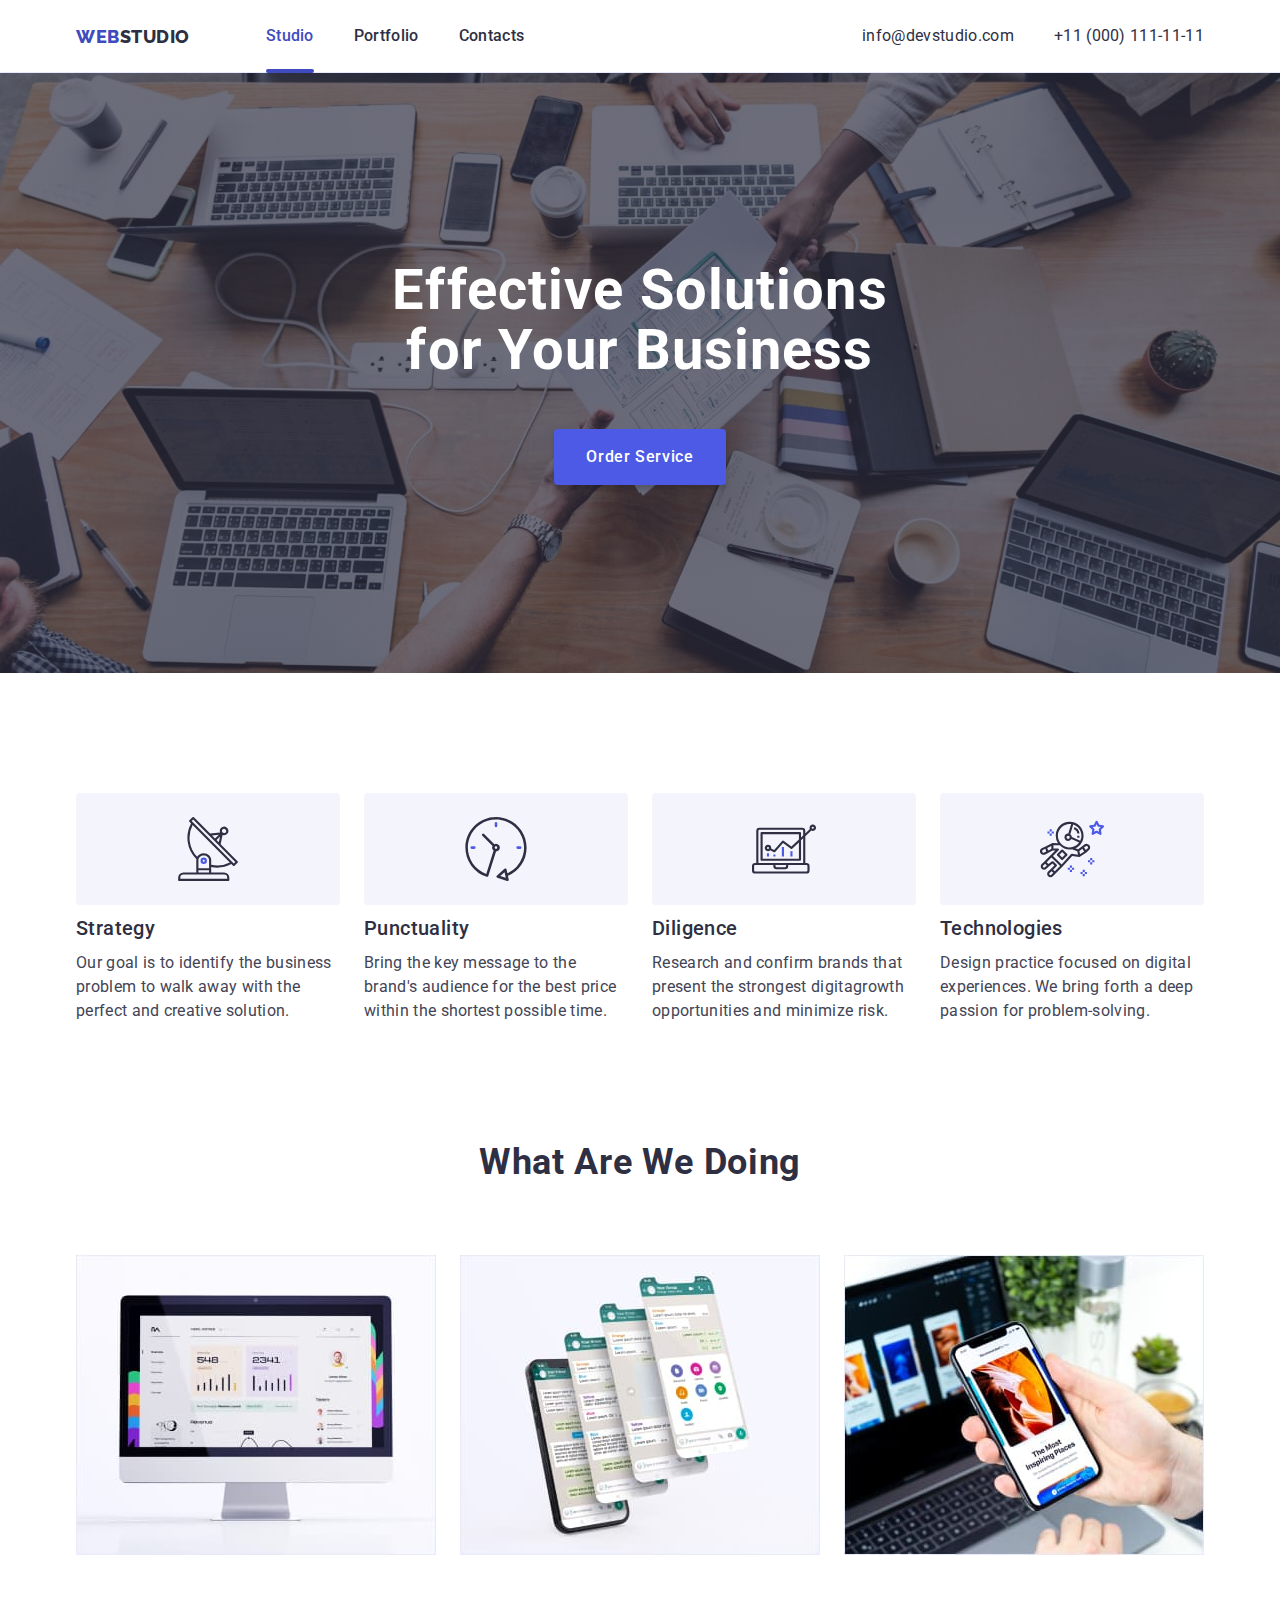
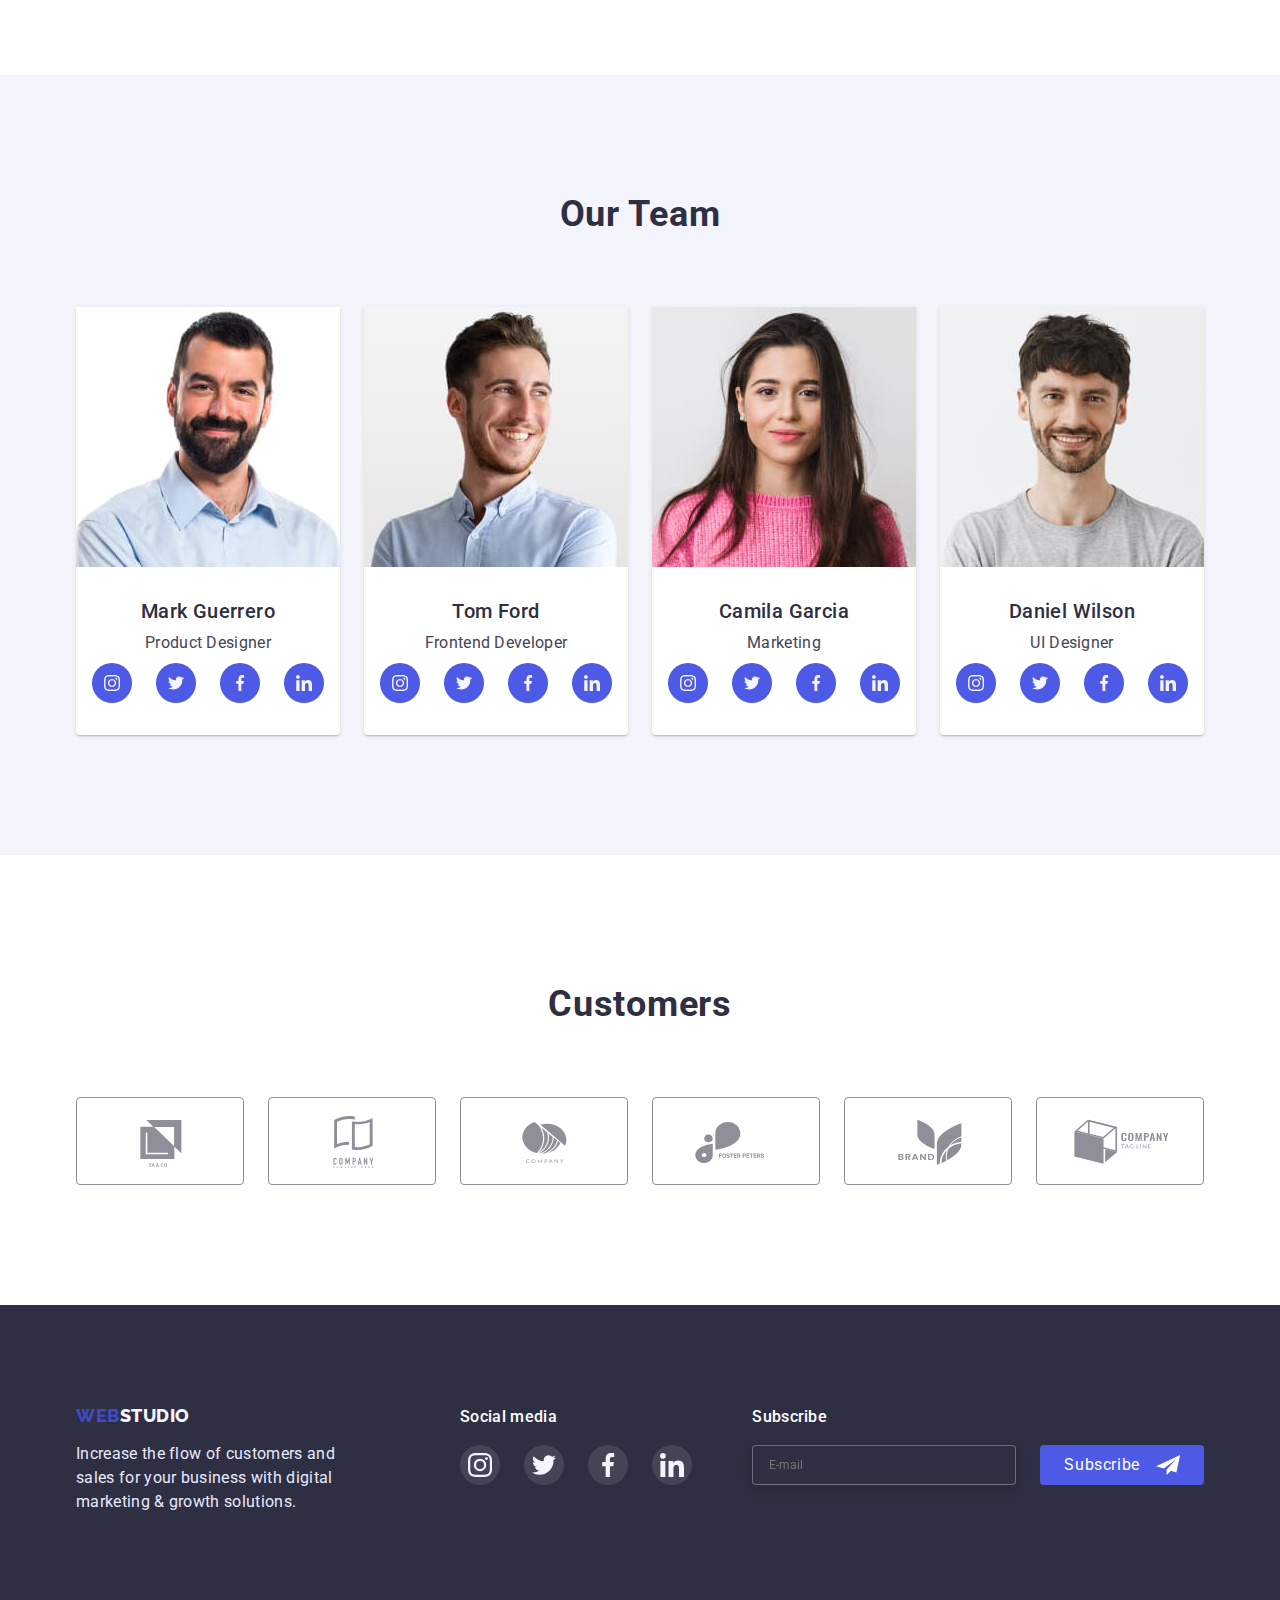
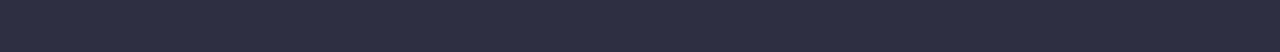
<file: index.html>
<!DOCTYPE html>
<html lang="en">
<head>
    <meta charset="UTF-8">
    <meta http-equiv="X-UA-Compatible" content="IE=edge">
    <meta name="viewport" content="width=device-width, initial-scale=1.0">
    <title>WebStudio</title>
    <link rel="preconnect" href="https://fonts.googleapis.com">
    <link rel="preconnect" href="https://fonts.gstatic.com" crossorigin>
    <link href="https://fonts.googleapis.com/css2?family=Raleway:wght@800&family=Roboto:wght@400;500;700;900&display=swap" 
    rel="stylesheet">
    <link rel="stylesheet" href="https://cdn.jsdelivr.net/npm/modern-normalize@1.1.0/modern-normalize.min.css">
    <link rel="stylesheet" href="./css/styles.css">
</head>
<body>
    <!-- HEADER -->
    <header class="header">
        <div class="header-navigation-container container">
        <nav class="header-navigation">
            <a href="./index.html" class="header-logo">
                <span class="accent">Web</span>Studio</a> 
            <ul class="header-list list">
                <li class="header-item">
                    <a href="./index.html" class="header-link link curent">Studio</a>
                </li>
                <li class="header-item">
                    <a href="./portfolio.html" class="header-link link">Portfolio</a>
                </li>    
                <li class="header-item">
                    <a href="Contacts" class="header-link link">Contacts</a>
                </li>
            </ul>
        </nav>
        <address class="address-contact">
            <ul class="address-list list"> 
                <li class="address-item">
                    <a href="mailto:info@devstudio.com" class="address-link">info@devstudio.com</a>
                </li>
                <li class="address-item">
                    <a href="tel:+110001111111" class="address-link">+11 (000) 111-11-11</a>
                </li>
            </ul>
        </address>
        </div> 
    </header>
    <!-- Main -->
    <main class="main-page">
        <section class="hero-section section">
            <div class="container">
            <h1 class="menu-title">Effective Solutions for Your Business</h1>
            <button type="button" data-modal-open class="menu-btn data-modal-open">Order Service</button>
            </div>
        </section> 
        <section class="menu-sc section">
            <div class="container">
                <h2 hidden>Success criteria</h2>
                <ul class="menu-sc-list list">
                <li class="menu-sc-item">
                <div class="menu-sc-container">
                    <svg class="menu-sc-icon" width="64px" height="64px">
                        <use href="./images/icons.svg#icon-antenna"></use>
                    </svg>
                </div>
                    <h3 class="menu-sc-title">Strategy</h3>
                    <p class="menu-text">Our goal is to identify the business
                    problem to walk away with the perfect and creative solution. </p>
                </li>
                <li class="menu-sc-item">
                <div class="menu-sc-container">
                    <svg class="menu-sc-icon" width="64px" height="64px">
                        <use href="./images/icons.svg#icon-clock"></use>
                    </svg>
                </div>    
                    <h3 class="menu-sc-title">Punctuality</h3>
                    <p class="menu-text">Bring the key message to the brand's audience 
                    for the best price within the shortest possible time.</p>
                </li>
                <li class="menu-sc-item">
                <div class="menu-sc-container">
                    <svg class="menu-sc-icon" width="64px" height="64px">
                        <use href="./images/icons.svg#icon-diagram"></use>
                    </svg>
                </div>    
                    <h3 class="menu-sc-title">Diligence</h3>
                    <p class="menu-text">Research and confirm brands that present the 
                    strongest digitagrowth opportunities and minimize risk.</p>
                </li>
                <li class="menu-sc-item">
                <div class="menu-sc-container">
                    <svg class="menu-sc-icon" width="64px" height="64px">
                        <use href="./images/icons.svg#icon-astronaut"></use>
                    </svg>
                </div>
                    <h3 class="menu-sc-title">Technologies</h3>
                    <p class="menu-text">Design practice focused on digital experiences.
                    We bring forth a deep passion for problem-solving.</p>
                </li>
                </ul>
            </div>
        </section>
        <section class="menu-gad">
            <div class="container">
            <h2 class="menu-gad-title">What are we doing</h2>
            <ul class="menu-gad-list list">
                <li class="menu-gad-item">
                    <img src="./images/foto_monitor.jpg" 
                    alt="monitor"
                    width="360"
                    height="300">
                </li>
                <li class="menu-gad-item">
                    <img src="./images/foto_message.jpg" 
                    alt="message"
                    width="360"
                    height="300">
                </li>
                <li class="menu-gad-item">
                    <img src="./images/foto_phone.jpg" 
                    alt="phone"
                    width="360"
                    height="300">
                </li>
            </ul>
            </div>
        </section>
        <section class="menu-team section">
            <div class="container">
            <h2 class="menu-team-title">Our Team</h2>
            <ul class="menu-team-list list">
                <li class="menu-team-item">
                    <img src="./images/mark-guerrero.jpg"
                    alt="Mark Guerrero" 
                    width="264"
                    height="260">
                    <div class="name-position">
                    <h3 class="menu-team-name">Mark Guerrero</h3>
                    <p class="menu-team-position">Product Designer</p>
                    <ul class="menu-soc-list list">
                        <li class="menu-team-soc-item">
                            <a href="" class="menu-team-soc-link">
                                <svg class="menu-team-soc-icon" width="16px" height="16px">
                                    <use href="./images/icons.svg#icon-instagram-1"></use>
                                </svg>
                            </a>
                        </li>
                        <li class="menu-team-soc-item">
                            <a href="" class="menu-team-soc-link">
                                <svg class="menu-team-soc-icon" width="16px" height="16px">
                                    <use href="./images/icons.svg#icon-twitter-1"></use>
                                </svg>
                            </a>
                        </li>
                        <li class="menu-team-soc-item">
                            <a href="" class="menu-team-soc-link">
                                <svg class="menu-team-soc-icon" width="16px" height="16px">
                                    <use href="./images/icons.svg#icon-facebook-1"></use>
                                </svg>
                            </a>
                        </li>
                        <li class="menu-team-soc-item">
                            <a href="" class="menu-team-soc-link">
                                <svg class="menu-team-soc-icon" width="16px" height="16px">
                                    <use href="./images/icons.svg#icon-linkedin-1"></use>
                                </svg>
                            </a>
                        </li>
                    </ul>
                    </div>
                </li>
                <li class="menu-team-item">
                    <img src="./images/tom-ford.jpg"
                    alt="Tom Ford" 
                    width="264"
                    height="260">
                    <div class="name-position">
                    <h3 class="menu-team-name">Tom Ford</h3>
                    <p class="menu-team-position">Frontend Developer</p>
                    <ul class="menu-soc-list list">
                        <li class="menu-team-soc-item">
                            <a href="" class="menu-team-soc-link">
                                <svg class="menu-team-soc-icon" width="16px" height="16px">
                                    <use href="./images/icons.svg#icon-instagram-1"></use>
                                </svg>
                            </a>
                        </li>
                        <li class="menu-team-soc-item">
                            <a href="" class="menu-team-soc-link">
                                <svg class="menu-team-soc-icon" width="16px" height="16px">
                                    <use href="./images/icons.svg#icon-twitter-1"></use>
                                </svg>
                            </a>
                        </li>
                        <li class="menu-team-soc-item">
                            <a href="" class="menu-team-soc-link">
                                <svg class="menu-team-soc-icon" width="16px" height="16px">
                                    <use href="./images/icons.svg#icon-facebook-1"></use>
                                </svg>
                            </a>
                        </li>
                        <li class="menu-team-soc-item">
                            <a href="" class="menu-team-soc-link">
                                <svg class="menu-team-soc-icon" width="16px" height="16px">
                                    <use href="./images/icons.svg#icon-linkedin-1"></use>
                                </svg>
                            </a>
                        </li>
                    </ul>
                    </div>
                </li>
                <li class="menu-team-item">
                    <img src="./images/camila-garcia.jpg"
                    alt="Camila Garcia" class="team-position"
                    width="264"
                    height="260">
                    <div class="name-position">
                    <h3 class="menu-team-name">Camila Garcia</h3>
                    <p class="menu-team-position">Marketing</p>
                    <ul class="menu-soc-list list">
                        <li class="menu-team-soc-item">
                            <a href="" class="menu-team-soc-link">
                                <svg class="menu-team-soc-icon" width="16px" height="16px">
                                    <use href="./images/icons.svg#icon-instagram-1"></use>
                                </svg>
                            </a>
                        </li>
                        <li class="menu-team-soc-item">
                            <a href="" class="menu-team-soc-link">
                                <svg class="menu-team-soc-icon" width="16px" height="16px">
                                    <use href="./images/icons.svg#icon-twitter-1"></use>
                                </svg>
                            </a>
                        </li>
                        <li class="menu-team-soc-item">
                            <a href="" class="menu-team-soc-link">
                                <svg class="menu-team-soc-icon" width="16px" height="16px">
                                    <use href="./images/icons.svg#icon-facebook-1"></use>
                                </svg>
                            </a>
                        </li>
                        <li class="menu-team-soc-item">
                            <a href="" class="menu-team-soc-link">
                                <svg class="menu-team-soc-icon" width="16px" height="16px">
                                    <use href="./images/icons.svg#icon-linkedin-1"></use>
                                </svg>
                            </a>
                        </li>
                    </ul>
                    </div>
                </li>
                <li class="menu-team-item">
                    <img src="./images/daniel-wilson.jpg"
                    alt="Daniel Wilson"
                    width="264"
                    height="260">
                    <div class="name-position">
                    <h3 class="menu-team-name">Daniel Wilson</h3>
                    <p class="menu-team-position">UI Designer</p>
                    <ul class="menu-soc-list list">
                        <li class="menu-team-soc-item">
                            <a href="" class="menu-team-soc-link">
                                <svg class="menu-team-soc-icon" width="16px" height="16px">
                                    <use href="./images/icons.svg#icon-instagram-1"></use>
                                </svg>
                            </a>
                        </li>
                        <li class="menu-team-soc-item">
                            <a href="" class="menu-team-soc-link">
                                <svg class="menu-team-soc-icon" width="16px" height="16px">
                                    <use href="./images/icons.svg#icon-twitter-1"></use>
                                </svg>
                            </a>
                        </li>
                        <li class="menu-team-soc-item">
                            <a href="" class="menu-team-soc-link">
                                <svg class="menu-team-soc-icon" width="16px" height="16px">
                                    <use href="./images/icons.svg#icon-facebook-1"></use>
                                </svg>
                            </a>
                        </li>
                        <li class="menu-team-soc-item">
                            <a href="" class="menu-team-soc-link">
                                <svg class="menu-team-soc-icon" width="16px" height="16px">
                                    <use href="./images/icons.svg#icon-linkedin-1"></use>
                                </svg>
                            </a>
                        </li>
                    </ul>
                    </div>
                </ul>    
            </div>
        </section>
        <section class="customers-section">
            <div class="container">
                <h2 class="menu-customers">Customers</h2>
                <ul class="menu-customers-list list">
                    <li class="menu-customers-item">
                        <a href="" class="menu-customers-link">
                        <svg class="menu-customers-icon" width="104px" height="56px">
                            <use href="./images/icons.svg#icon-Logo"></use>
                        </svg>
                        </a>
                    </li>
                    <li class="menu-customers-item">
                        <a href="" class="menu-customers-link">
                        <svg class="menu-customers-icon" width="104px" height="56px">
                            <use href="./images/icons.svg#icon-Logo-1"></use>
                        </svg>
                        </a>
                    </li>
                    <li class="menu-customers-item">
                        <a href="" class="menu-customers-link">
                        <svg class="menu-customers-icon" width="104px" height="56px">
                            <use href="./images/icons.svg#icon-Logo-2"></use>
                        </svg>
                        </a>
                    </li>
                    <li class="menu-customers-item">
                        <a href="" class="menu-customers-link">
                        <svg class="menu-customers-icon" width="104px" height="56px">
                            <use href="./images/icons.svg#icon-Logo-3"></use>
                        </svg>
                        </a> 
                    </li>
                    <li class="menu-customers-item">
                        <a href="" class="menu-customers-link">
                        <svg class="menu-customers-icon" width="104px" height="56px">
                            <use href="./images/icons.svg#icon-Logo-4"></use>
                        </svg>
                        </a> 
                    </li>
                    <li class="menu-customers-item">
                        <a href="" class="menu-customers-link">
                        <svg class="menu-customers-icon" width="104px" height="56px">
                            <use href="./images/icons.svg#icon-Logo-5"></use>
                        </svg>
                        </a>
                    </li>
                </ul>
            </div>
        </section>
    </main>
    <!-- Footer -->
    <footer class="footer">
        <div class="container-footer-index container">
            <div class="container-footer">
                <a href="./index.html" class="footer-logo-link link"><span class="accent">Web</span>Studio</a>
                <p class="footer-text">Increase the flow of customers and sales for your 
                business with digital marketing & growth solutions.</p>
            </div>
            <div class="container-index">
            <p class="social-media-subtittle">Social media</p>
            <ul class="social-media-foter-list list">
                <li class="social-media-item">
                    <a href="" class="social-media-link">
                        <svg class="social-media-icon" width="24px" height="24px">
                            <use href="./images/icons.svg#icon-instagram"></use>
                        </svg>
                    </a>
                </li>
                <li class="social-media-item">
                    <a href="" class="social-media-link">
                        <svg class="social-media-icon" width="24px" height="24px">
                            <use href="./images/icons.svg#icon-twitter"></use>
                        </svg>
                    </a>
                </li>
                <li class="social-media-item">
                    <a href="" class="social-media-link">
                        <svg class="social-media-icon" width="24px" height="24px">
                            <use href="./images/icons.svg#icon-facebook"></use>
                        </svg>
                    </a>
                </li>
                <li class="social-media-item">
                    <a href="" class="social-media-link">
                        <svg class="social-media-icon" width="24px" height="24px">
                            <use href="./images/icons.svg#icon-linkedin"></use>
                        </svg>
                    </a>
                </li>
            </ul>
            </div>
            <div class="footer-subscribe">
                <p class="footer-subscribe-tittle">Subscribe</p>
                <form class="footer-subscription-form">
                    <input
                    type="email"
                    class="subscribe-input" 
                    name="email"  
                    placeholder="E-mail"
                    >
                    <button class="subscribe-btn" type="submit">Subscribe
                        <svg class="subscribe-icon" width="24px" height="20px">
                            <use href="./images/icons.svg#icon-send"></use>
                        </svg>
                    </button>
                </form>
            </div>
        </div>
    </footer>
    <div class="backdrop is-hidden" data-modal> 
        <div class="modal">
            <button type="button" data-modal-close class="modal-close">
                <svg width="8px" height="8px">
                    <use href="./images/icons.svg#icon-modal-close"></use>
                </svg>
            </button>
                <p class="modal-tittle">Leave your contacts and we will call you back</p>
                <form class="modal-form">
                    <label for="user-name" class="form-label">Name</label>
                        <span class="form-inputs-control"> 
                        <input 
                        type="text" 
                        class="form-input" 
                        name="user-name"
                        id="user-name" 
                        required
                        >
                        <svg class="form-inputs-icon" width="18px" height="18px">
                            <use href="./images/icons.svg#icon-person-black"></use>
                        </svg> 
                        </span> 
                        <label for="user-phone" class="form-label">Phone</label>
                        <span class="form-inputs-control">
                        <input 
                        type="tel" 
                        class="form-input"  
                        name="user-phone"
                        id="user-phone"
                        required 
                        >
                        <svg class="form-inputs-icon" width="18px" height="24px">
                            <use href="./images/icons.svg#icon-phone-black"></use>
                        </svg> 
                        </span> 
                    <label for="user-email" class="form-label">Email</label>
                        <span class="form-inputs-control">
                        <input 
                        type="email" 
                        class="form-input" 
                        name="user-email"
                        id="user-email"
                        required
                        >
                        <svg class="form-inputs-icon" width="18px" height="24px">
                            <use href="./images/icons.svg#icon-email-black"></use>
                        </svg>
                        </span> 
                        <label for="user-comment" class="form-label">
                            Comment</label>
                        <textarea class="form-comment-area" name="user-comment" 
                        id="user-comment" placeholder="Text input"></textarea>
                    <div class="form-checkbox-area">
                        <input 
                        class="form-checkbox visually-hidden" 
                        type="checkbox"
                        id="privacy-policy" 
                        name="privacy-policy"
                        value="true"
                        required 
                        >
                        <label for="privacy-policy" 
                        class="form-label-checkbox">
                        <span>
                        <svg class="form-check-icon" width="10px" height="8px">
                            <use href="./images/icons.svg#icon-check"></use>
                        </svg>
                        </span>
                        I accept the terms and conditions of the&nbsp;
                        <a href="#" target="blank" class="privacy-policy-link">Privacy Policy</a>
                        </label>
                    </div>
                        <button type="submit" class="form-btn">Send</button>   
                </form>
        </div>
    </div>
    <script src="./js/modal.js"></script>
</body>
</html>
</file>
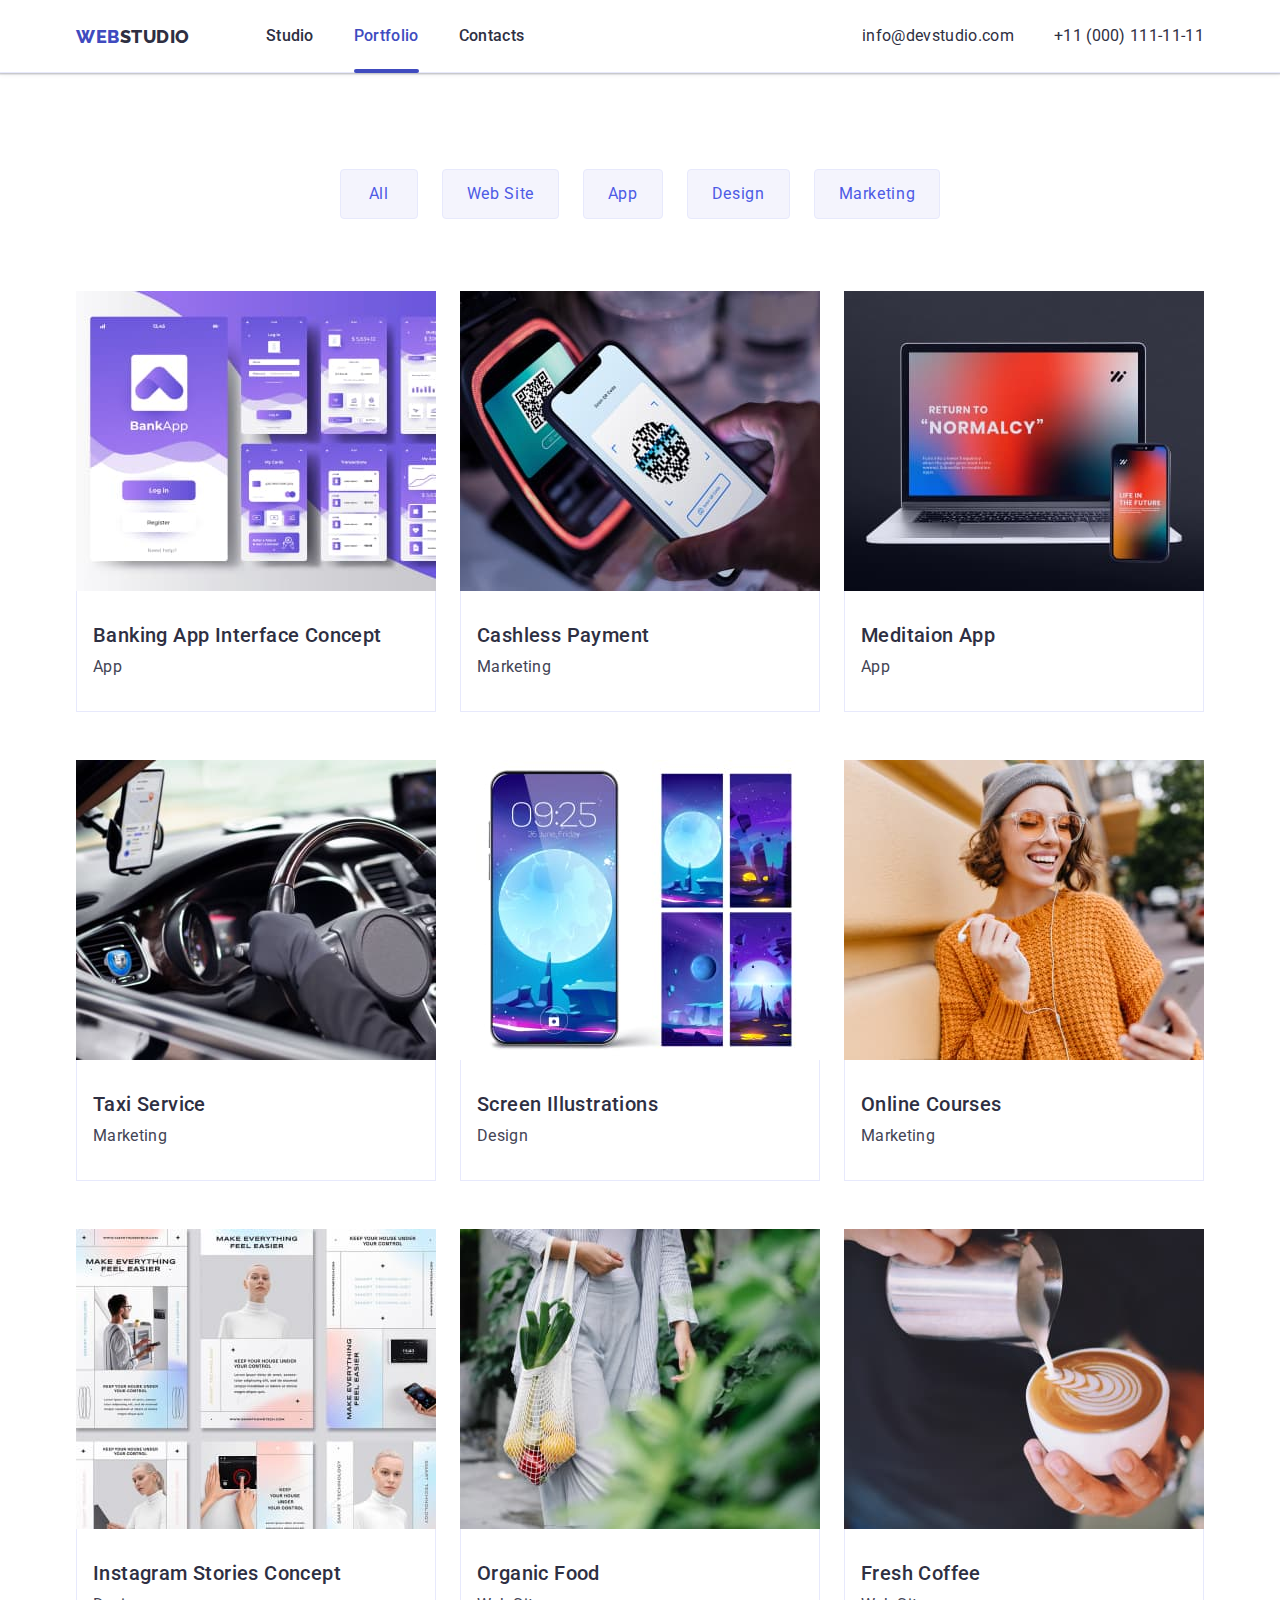
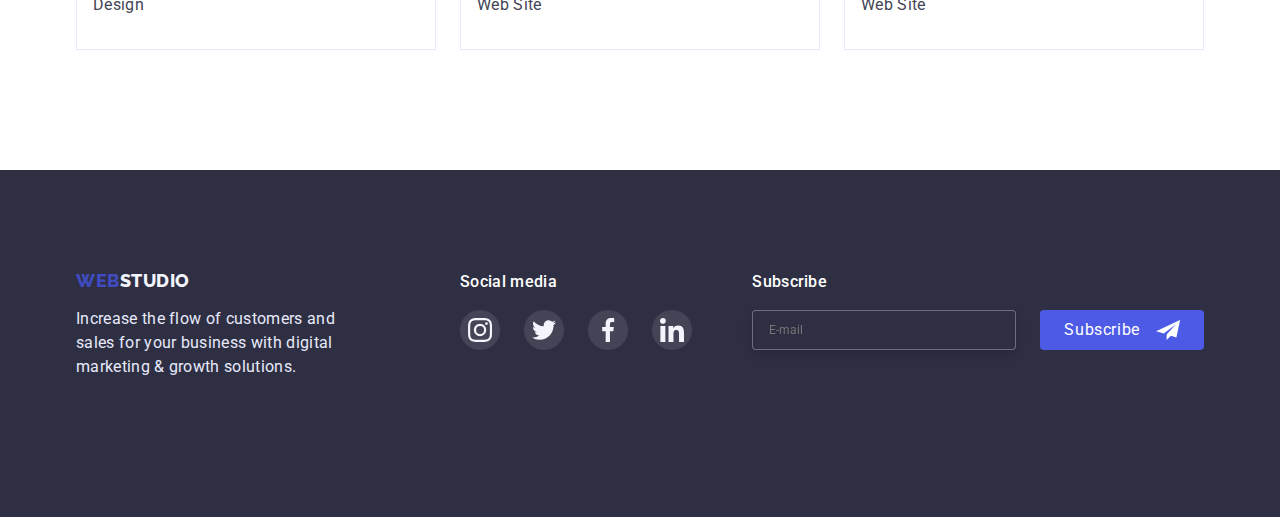
<file: portfolio.html>
<!DOCTYPE html>
<html lang="en">
<head>
    <meta charset="UTF-8">
    <meta http-equiv="X-UA-Compatible" content="IE=edge">
    <meta name="viewport" content="width=device-width, initial-scale=1.0">
    <title>Portfolio</title>
    <link rel="preconnect" href="https://fonts.googleapis.com">
    <link rel="preconnect" href="https://fonts.gstatic.com" crossorigin>
    <link href="https://fonts.googleapis.com/css2?family=Raleway:wght@800&family=Roboto:wght@400;500;700;900&display=swap" 
    rel="stylesheet">
    <link rel="stylesheet" href="https://cdn.jsdelivr.net/npm/modern-normalize@1.1.0/modern-normalize.min.css">
    <link rel="stylesheet" href="./css/styles.css">
</head>
<body>    
    <!-- HEADER -->
    <header class="header">
        <div class="header-navigation-container container">
        <nav class="header-navigation">
            <a href="./index.html" class="header-logo">
                <span class="accent">Web</span>Studio</a>    
            <ul class="header-list list">
                <li class="header-item">
                    <a href="./index.html" class="header-link link">Studio</a>
                </li>
                <li class="header-item">
                    <a href="./portfolio.html" class="header-link link curent">Portfolio</a>
                </li>    
                <li class="header-item">
                    <a href="Contacts" class="header-link link">Contacts</a>
                </li>
            </ul>
        </nav>    
        <address class="address-contact">
            <ul class="address-list list"> 
                <li class="address-item">
                    <a href="mailto:info@devstudio.com" class="address-link">info@devstudio.com</a>
                </li>
                <li class="address-item">
                    <a href="tel:+110001111111" class="address-link">+11 (000) 111-11-11</a>
                </li>
            </ul>
        </address>
        </div>
    </header>
    <!-- Main -->
    <main class="main-page-2">
        <section class="menu-nav-serv">
            <div class="container">
            <h1 hidden>Navigation buttons and application services</h1>
            <ul class="menu-nav-list list">
                <li class="menu-nav-item">
                    <button class="menu-nav-btn" type="button">All</button>
                </li>
                <li class="menu-nav-item">
                    <button class="menu-nav-btn" type="button">Web Site</button>
                </li>
                <li class="menu-nav-item">
                    <button class="menu-nav-btn" type="button">App</button>
                </li>
                <li class="menu-nav-item">
                    <button class="menu-nav-btn" type="button">Design</button>
                </li>
                <li class="menu-nav-item">
                    <button class="menu-nav-btn" type="button">Marketing</button>
                </li>
            </ul>
            <ul class="menu-serv-list list">
                <li class="serv-item">
                    <a href="" class="menu-serv-link link">
                    <div class="link-tittle-overlay-container">
                    <img src="./images/portfolio/banking_app.jpg" 
                    alt="list of windows in the application"
                    width="360"
                    height="300">
                    <p class="serv-tittle-overlay">14 Stylish and User-Friendly App Design Concepts 
                    · Task Manager App · Calorie Tracker App · Exotic Fruit Ecommerce App · Cloud Storage App</p>
                    </div>
                    <div class="tittle-subtittle-container">
                    <h2 class="serv-tittle">Banking App Interface Concept</h2>
                    <p class="serv-subtittle">App</p>
                    </div>
                    </a>
                </li>
                <li class="serv-item">
                    <a href="" class="menu-serv-link link">
                    <div class="link-tittle-overlay-container">
                    <img src="./images/portfolio/cashless_payment.jpg" 
                    alt="the phone scans the qr code"
                    width="360"
                    height="300">
                    <p class="serv-tittle-overlay">14 Stylish and User-Friendly App Design Concepts 
                    · Task Manager App · Calorie Tracker App · Exotic Fruit Ecommerce App · Cloud Storage App</p>
                    </div>
                    <div class="tittle-subtittle-container">
                    <h2 class="serv-tittle">Cashless Payment</h2>
                    <p class="serv-subtittle">Marketing</p>
                    </div>
                    </a>
                </li>
                <li class="serv-item">
                    <a href="" class="menu-serv-link link">
                    <div class="link-tittle-overlay-container">
                    <img src="./images/portfolio/meditaion_app.jpg" 
                    alt="computer and telephone"
                    width="360"
                    height="300">
                    <p class="serv-tittle-overlay">14 Stylish and User-Friendly App Design Concepts 
                    · Task Manager App · Calorie Tracker App · Exotic Fruit Ecommerce App · Cloud Storage App</p>
                    </div>
                    <div class="tittle-subtittle-container">
                    <h2 class="serv-tittle">Meditaion App</h2>
                    <p class="serv-subtittle">App</p>
                    </div>
                    </a>
                </li>
                <li class="serv-item">
                    <a href="" class="menu-serv-link link">
                    <div class="link-tittle-overlay-container">
                    <img src="./images/portfolio/taxi_service.jpg" 
                    alt="car interior, car steering wheel, phone application"
                    width="360"
                    height="300">
                    <p class="serv-tittle-overlay">14 Stylish and User-Friendly App Design Concepts 
                    · Task Manager App · Calorie Tracker App · Exotic Fruit Ecommerce App · Cloud Storage App</p>
                    </div>
                    <div class="tittle-subtittle-container">
                    <h2 class="serv-tittle">Taxi Service</h2>
                    <p class="serv-subtittle">Marketing</p>
                    </div>
                    </a>
                </li>
                <li class="serv-item">
                    <a href="" class="menu-serv-link link">
                    <div class="link-tittle-overlay-container">
                    <img src="./images/portfolio/screen_illustrations.jpg" 
                    alt="theme for phone"
                    width="360"
                    height="300">
                    <p class="serv-tittle-overlay">14 Stylish and User-Friendly App Design Concepts 
                    · Task Manager App · Calorie Tracker App · Exotic Fruit Ecommerce App · Cloud Storage App</p>
                    </div>
                    <div class="tittle-subtittle-container">
                    <h2 class="serv-tittle">Screen Illustrations</h2>
                    <p class="serv-subtittle">Design</p>
                    </div>
                    </a>
                </li>
                <li class="serv-item">
                    <a href="" class="menu-serv-link link">
                    <div class="link-tittle-overlay-container">
                    <img src="./images/portfolio/online_courses.jpg" 
                    alt="a girl looking at the phone"
                    width="360"
                    height="300">
                    <p class="serv-tittle-overlay">14 Stylish and User-Friendly App Design Concepts 
                    · Task Manager App · Calorie Tracker App · Exotic Fruit Ecommerce App · Cloud Storage App</p>
                    </div>
                    <div class="tittle-subtittle-container">
                    <h2 class="serv-tittle">Online Courses</h2>
                    <p class="serv-subtittle">Marketing</p>
                    </div>
                    </a>
                </li>
                <li class="serv-item">
                    <a href="" class="menu-serv-link link">
                    <div class="link-tittle-overlay-container">
                    <img src="./images/portfolio/istagram_stories_concept.jpg" 
                    alt="smart home presentation slides"
                    width="360"
                    height="300">
                    <p class="serv-tittle-overlay">14 Stylish and User-Friendly App Design Concepts 
                    · Task Manager App · Calorie Tracker App · Exotic Fruit Ecommerce App · Cloud Storage App</p>
                    </div>
                    <div class="tittle-subtittle-container">
                    <h2 class="serv-tittle">Instagram Stories Concept</h2>
                    <p class="serv-subtittle">Design</p>
                    </div>
                    </a>
                </li>
                <li class="serv-item">
                    <a href="" class="menu-serv-link link">
                    <div class="link-tittle-overlay-container">
                    <img src="./images/portfolio/organic_food.jpg" 
                    alt="bag with vegetables and fruits in human hands"
                    width="360"
                    height="300">
                    <p class="serv-tittle-overlay">14 Stylish and User-Friendly App Design Concepts 
                    · Task Manager App · Calorie Tracker App · Exotic Fruit Ecommerce App · Cloud Storage App</p>
                    </div>
                    <div class="tittle-subtittle-container">
                    <h2 class="serv-tittle">Organic Food</h2>
                    <p class="serv-subtittle">Web Site</p>
                    </div>
                    </a>
                </li>
                <li class="serv-item">
                    <a href="" class="menu-serv-link link">
                    <div class="link-tittle-overlay-container">
                    <img src="./images/portfolio/fresh_coffe.jpg" 
                    alt="drawing on coffee using milk"
                    width="360"
                    height="300">
                    <p class="serv-tittle-overlay">14 Stylish and User-Friendly App Design Concepts 
                    · Task Manager App · Calorie Tracker App · Exotic Fruit Ecommerce App · Cloud Storage App</p>
                    </div>
                    <div class="tittle-subtittle-container">
                    <h2 class="serv-tittle">Fresh Coffee</h2>
                    <p class="serv-subtittle">Web Site</p>
                    </div>
                    </a>
                </li>
            </ul>
            </div>
        </section>    
    </main>
    <!-- -Footer -->
    <footer class="footer">
        <div class="container">
            <div class="container-footer-index">
            <div class="container-footer">
                <a href="./index.html" class="footer-logo-link link"><span class="accent">Web</span>Studio</a>
                <p class="footer-text">Increase the flow of customers and sales for your 
                business with digital marketing & growth solutions.</p>
            </div>
            <div class="container-index">
            <p class="social-media-subtittle">Social media</p>
            <ul class="social-media-foter-list list">
                <li class="social-media-item">
                    <a href="" class="social-media-link">
                        <svg class="social-media-icon" width="24px" height="24px">
                            <use href="./images/icons.svg#icon-instagram"></use>
                        </svg>
                    </a>
                </li>
                <li class="social-media-item">
                    <a href="" class="social-media-link">
                        <svg class="social-media-icon" width="24px" height="24px">
                            <use href="./images/icons.svg#icon-twitter"></use>
                        </svg>
                    </a>
                </li>
                <li class="social-media-item">
                    <a href="" class="social-media-link">
                        <svg class="social-media-icon" width="24px" height="24px">
                            <use href="./images/icons.svg#icon-facebook"></use>
                        </svg>
                    </a>
                </li>
                <li class="social-media-item">
                    <a href="" class="social-media-link">
                        <svg class="social-media-icon" width="24px" height="24px">
                            <use href="./images/icons.svg#icon-linkedin"></use>
                        </svg>
                    </a>
                </li>
            </ul>
            </div>
            <div class="footer-subscribe">
                <p class="footer-subscribe-tittle">Subscribe</p>
                <form class="footer-subscription-form">
                    <input
                    type="email"
                    class="subscribe-input" 
                    name="email"  
                    placeholder="E-mail"
                    >
                    <button class="subscribe-btn" type="submit">Subscribe
                        <svg class="subscribe-icon" width="24px" height="20px">
                            <use href="./images/icons.svg#icon-send"></use>
                        </svg>
                    </button>
                </form>
            </div>
        </div>
        </div>
    </footer>
</body>
</html>
</file>
<file: css/styles.css>
/* Виносим CSS-змінні  */

:root {
  --accent-color: #404BBF;
  --button-text-color: #4D5AE5;
  --primary-text-color: #2E2F42;
  --secondary-text-color: #434455;
  --third-text-color: #FFFFFF;
  --fourth-text-color:#E7E9FC;
  --background-color-modal-close:#FCFCFC; 
  --light-mode-backgrounds: #F4F4FD;
  --grad: linear-gradient(
    rgba(46, 47, 66, 0.7),
    rgba(46, 47, 66, 0.7));
}

/* Скидаємо зовнішні відступи */

h1,
h2,
h3,
p {
  margin-top: 0;
  margin-bottom: 0;
}

ul,ol {
  margin-top: 0;
  margin-bottom: 0;
  padding-left: 0;
}

img {
  display: block;
}

button {
  cursor: pointer;
}

address {
  font-style: normal;
  }

/* Виносим в body наслідувальні елементи */

body {
  font-family:'Roboto', sans-serif;
  color: var(--primary-text-color);
}

/* <<<========== Сторінка Main Page ==========>>> */

/* Стилізуєм тескт Header */

.header {
  border-bottom: 1px solid 
  var(--fourth-text-color);
  box-shadow: 
  0px 1px 6px 0px rgba(46, 47, 66, 0.08),
  0px 1px 1px 0px rgba(46, 47, 66, 0.16),
  0px 2px 1px 0px rgba(46, 47, 66, 0.08);
}

.container {
  width: 1158px;
  padding-left: 15px;
  padding-right: 15px;
  margin-left: auto;
  margin-right: auto;
}

.header-navigation-container {
  display: flex;
  align-items: center;
  }

.header-navigation {
  display: flex;
  align-items: center;
}

.header-list {
  display: flex;
  align-items: center;
  gap: 40px;
  }

.address-list {
  display: flex;
  align-items: center;
  gap: 40px;
}

.header-logo {
  font-family: 'Raleway',sans-serif;
  font-weight: 800;
  font-size: 18px;
  line-height: 1.5;
  letter-spacing: 0.03em;
  text-transform: uppercase;
  color: var(--primary-text-color);
  text-decoration: none;
  margin-right: 76px;
  }

.accent {
  color: var(--accent-color);
}
  
.list {
  list-style: none;
}

.link {
  text-decoration: none;
}
  
.header-link {
  position: relative;
  display: block;
  padding-top: 24px;
  padding-bottom: 24px;
  font-weight: 500;
  font-size: 16px;
  line-height: 1.5;
  letter-spacing: 0.02em; 
  color: var(--primary-text-color);
  transition: color 250ms cubic-bezier(0.4, 0, 0.2, 1);
}

.header-link:hover,
.header-link:focus { 
  color: var(--accent-color);
}

.header-link.curent {
  color: var(--accent-color);
}

.header-link.curent::after {
  display: block;
  content: '';
  width: 100%;
  height: 4px;
  left: 0;
  bottom: -1px;
  border-radius: 2px;
  background: var(--accent-color);
  position: absolute;
}

.address-contact {
  margin-left: auto;
}

.address-link {
  font-weight: 400;
  font-size: 16px;
  line-height: 1.5;
  letter-spacing: 0.02em;
  color: var(--secondary-text-color);
  text-decoration: none;
  color: inherit;
  transition: color 250ms cubic-bezier(0.4, 0, 0.2, 1);
}

.address-link:hover,
.address-link:focus {
  color: var(--accent-color);
}

/* <<<========= Стилізуєм текст Main =========>>> */

.section {
  padding-top: 120px;
  padding-bottom: 120px;
}

/* Стилізуєм текст hero-section*/

.hero-section {
  max-width: 1440px;
  min-height: 600px;
  margin-left: auto;
  margin-right: auto;
  text-align: center;
  padding-top: 188px;
  padding-bottom: 188px;
  background-color: var(--primary-text-color);
  background-image: var(--grad), 
  url(../images/hero-image.jpg);
  background-repeat: no-repeat;
  background-position: center;
  background-size: cover;
}

.menu-title {
  margin: 0 auto;
  max-width: 498px;
  max-height: 120px;
  margin-bottom: 48px;
  font-size: 56px;
  line-height: 1.07;
  text-align: center;
  letter-spacing: 0.02em;
  color: var(--third-text-color);
}

/* Стилізуєм кпопку секції menu */

.menu-btn {
  font-family: 'Roboto',sans-serif;
  font-weight: 500;
  font-size: 16px;
  line-height: 1.5;
  letter-spacing: 0.04em;
  color: var(--third-text-color);
  background: var(--button-text-color);
  box-shadow: 0px 4px 4px rgba(0, 0, 0, 0.15);
  border-radius: 4px;
  border: none;
  min-width: 169px;
  height: 56px;
  padding-top: 16px;
  padding-bottom: 16px;
  padding-right: 32px;
  padding-left: 32px;
  transition: background-color 250ms cubic-bezier(0.4, 0, 0.2, 1);
}
  
.menu-btn:focus,
.menu-btn:hover {
  background-color: var(--accent-color);
}

/* Стилізуєм текст menu-sc */

.menu-sc-container {
  display: flex;
  flex-direction: column;
  justify-content: center;
  align-items: center;
  background-color: var(--light-mode-backgrounds);
  border-radius: 4px;
  width: 264px;
  height: 112px;
  margin-bottom: 8px;
}

.menu-sc-link {
  cursor: auto;
}

.menu-sc-list {
  display: flex;
  align-items: center;
  gap: 24px;
}

.menu-sc-item {
  flex-basis: calc((100% - 72px) / 4);
}

.menu-sc-title {
  margin-bottom: 8px;
  min-height: 24px;
  font-weight: 500;
  font-size: 20px;
  line-height: 1.5;
  letter-spacing: 0.02em;
}

.menu-text {
  min-height: 72px;
  font-size: 16px;
  line-height: 1.5;
  letter-spacing: 0.02em;
  color: var(--secondary-text-color);
}

/*<<<<<========== Стилізуєм текст menu-gad ========>>>>>>>>>*/

.menu-gad {
  padding-bottom: 120px;
}

.menu-gad-title {
  margin-bottom: 72px;
  min-width: 323px;
  min-height: 40px;
  font-size: 36px;
  line-height: 1.1;
  text-align: center;
  letter-spacing: 0.02em;
  text-transform: capitalize;
}

.menu-gad-list {
  display: flex;
  flex-wrap: wrap;
  gap: 24px;
}

.menu-gad-item {
  flex-basis: calc((100% - 48px) / 3);
}

/* Стилізуєм текст menu-team  */

.menu-team-list {
  display: flex;
  flex-wrap: wrap;
  column-gap: 24px;
}

.menu-team-item {
  flex-basis: calc((100% - 72px) / 4);
  box-shadow: 
  0px 1px 6px rgba(46, 47, 66, 0.08),
  0px 1px 1px rgba(46, 47, 66, 0.16),
  0px 2px 1px rgba(46, 47, 66, 0.08);
  border-radius: 0px 0px 4px 4px;
}

.menu-team {
  background: var(--light-mode-backgrounds);
}

.menu-team-title {
  margin-bottom: 72px;
  font-size: 36px;
  line-height: 1.1;
  text-align: center;
  letter-spacing: 0.02em;
  text-transform: capitalize;
}

.name-position {
  padding-top: 32px;
  padding-bottom: 32px;
  padding-left: 16px;
  padding-right: 16px;
  background: #FFFFFF;
  border-radius: 0px 0px 4px 4px;
  text-align: center;
}

.menu-team-name {
  font-weight: 500;
  font-size: 20px;
  line-height: 1.2;
  letter-spacing: 0.02em;
  color: var(--primary-text-color);
  margin-bottom: 8px;
}
  
.menu-team-position {
  font-size: 16px;
  line-height: 1.5;
  letter-spacing: 0.02em;
  color: var(--secondary-text-color);
  margin-bottom: 8px;
}

.menu-soc-list {
  display: flex;
  justify-content: center;
  gap: 24px;
}

.menu-team-soc-item {
  width: 40px;
  height: 40px;
}

.menu-team-soc-link {
  width: 100%;
  height: 100%;
  background: var(--button-text-color);
  display: flex;
  align-items: center;
  justify-content: center;
  border-radius: 50%;
  transition: background-color 250ms cubic-bezier(0.4, 0, 0.2, 1);
}

.menu-team-soc-link:is(:focus, :hover) {
  background-color: var(--accent-color);
}

/* <<<==== Стилізуєм текст customers-section ====>>> */

.customers-section {
  padding-top: 130px;
  padding-bottom: 120px;
}

.menu-customers {
  font-size: 36px;
  line-height: 1.11;
  text-align: center;
  letter-spacing: 0.02em;
  color: var(--primary-text-color);
  margin-bottom: 72px;
}

.menu-customers-list {
  display: flex;
  gap: 24px;
}

.menu-customers-item {
  cursor: pointer;
  width: calc((100% - 120px) / 6);
  height: 88px;
}

.menu-customers-link {
  display: flex;
  align-items: center;
  justify-content: center;
  border: 1px solid #8E8F99;
  border-radius: 4px;
  width: 100%;
  height: 100%;
}

.menu-customers-link:is(:focus, :hover) {
  border-color: var(--accent-color);
}

.menu-customers-link:is(:focus, :hover) .menu-customers-icon {
  fill: var(--accent-color);
}

.menu-customers-icon {
  fill: #8E8F99;
  transition: fill 250ms cubic-bezier(0.4, 0, 0.2, 1),
  border-color 250ms cubic-bezier(0.4, 0, 0.2, 1);
}

/*<<<========= Стилізуєм текст footer =========>>>*/

.container-footer-index {
  display: flex;
  align-items: baseline;
}

.footer {
  padding-top: 100px;
  padding-bottom: 100px;
  background-color: var(--primary-text-color);
}

.footer-logo-link {
  font-family: 'Raleway',sans-serif;
  font-weight: 800;
  font-size: 18px;
  line-height: 1.17;
  letter-spacing: 0.03em;
  text-transform: uppercase;
  color: var(--light-mode-backgrounds);
  text-decoration: none;
}

.footer-text {
  display: flex;
  margin-top: 16px;
  max-width: 264px;
  min-height: 110px;
  font-size: 16px;
  line-height: 1.5;
  letter-spacing: 0.02em;
  color: var(--fourth-text-color);
}

/* <<<======= Стилізуєм текст footer Social media =======>>> */

.container-index {
  margin-left: 120px;
  max-height: 208px;
  max-height: 80px;
}

.social-media-subtittle {
  margin-right: 0px;
  font-weight: 500;
  font-size: 16px;
  line-height: 1.5;
  letter-spacing: 0.02em;
  color: var(--third-text-color);
}

.social-media-foter-list {
  display: flex;
  justify-content: center;
  gap: 24px;
  margin-top: 16px;
}

.social-media-item {
  width: 40px;
  height: 40px;
}

.social-media-link {
  display: flex;
  justify-content: center;
  align-items: center;
  background: rgba(255, 255, 255, 0.1);
  fill: var(--light-mode-backgrounds);
  border-radius: 50%;
  width: 100%;
  height: 100%;
  transition: background-color 250ms cubic-bezier(0.4, 0, 0.2, 1);
}

.social-media-link:is(:focus, :hover) {
  background-color: #31D0AA;
}

/* <<<=============== Стилізуєм текст Footer-Subscribe  ============>>> */

.footer-subscribe {
  margin-left: auto;
}

.footer-subscribe-tittle{
  font-weight: 500;
  font-size: 16px;
  line-height: 1.5;
  letter-spacing: 0.02em;
  color: #FFFFFF;
  margin-bottom: 16px;
}

.footer-subscription-form {
  display: flex;
  align-items: center;
}

.subscribe-input {
  padding: 8px 16px;
  height: 40px;
  width: 264px;
  font-size: 12px;
  background: #2e2f42;
  display: flex;
  color: var(--third-text-color);
  filter: drop-shadow(0px 4px 4px rgba(0, 0, 0, 0.15));
  border: 1px solid rgba(255, 255, 255, 0.3);
  border-radius: 4px;
  transition: 250ms cubic-bezier(0.4, 0, 0.2, 1);
}

.subscribe-btn {
  margin-left: 24px;
  display: flex;
  align-items: center;
  justify-content: center;
  gap: 16px;
  font-size: 16px;
  line-height: 1.5;
  color: #FFFFFF;
  padding: 8px 24px 8px 24px;
  letter-spacing: 0.04em;
  line-height: 24px;
  background-color: var(--button-text-color);
  border-radius: 4px;
  border: none;
  transition: background-color 250ms cubic-bezier(0.4, 0, 0.2, 1);
}

.subscribe-btn:hover {
  background-color: var(--accent-color);
}

.subscribe-icon {
  fill: var(--third-text-color);
}

/* <<<======= Cторінка Портфоліо ===============>>> */

/* Стилізуєм текст menu-nav-serv */

.menu-nav-serv {
  padding-top: 96px;
  padding-bottom: 120px;
}

.menu-nav-list {
  display: flex;
  justify-content: center;
  gap: 24px;
  margin-bottom: 72px;
}

.menu-nav-btn:is(:focus, :hover) {
  box-shadow:  
  0px 2px 2px 0px rgba(0, 0, 0, 0.12),
  0px 2px 1px 0px rgba(0, 0, 0, 0.08), 
  0px 3px 1px 0px rgba(0, 0, 0, 0.01);
}

.menu-nav-btn {
  padding-top: 12px;
  padding-bottom: 12px;
  padding-left: 24px;
  padding-right: 24px;
  min-width: 78px;
  min-height: 48px;
  font-family: 'Roboto',sans-serif;
  font-size: 16px;
  line-height: 1.5;
  letter-spacing: 0.04em;
  color: var(--button-text-color);
  background-color:var(--light-mode-backgrounds);
  border: 1px solid var(--fourth-text-color);
  border-radius: 4px;
  transition: color 250ms cubic-bezier(0.4, 0, 0.2, 1),
  background-color 250ms cubic-bezier(0.4, 0, 0.2, 1),
  border-color 250ms cubic-bezier(0.4, 0, 0.2, 1),
  box-shadow 250ms cubic-bezier(0.4, 0, 0.2, 1);
}

.menu-nav-btn:focus,
.menu-nav-btn:hover {
  color: var(--third-text-color);
  background-color: var(--accent-color);
  border-color: transparent;
}


/* Стилізуєм текст menu-serv-list */

.menu-serv-list {
  display: flex;
  flex-wrap: wrap;
  row-gap: 48px;
  column-gap: 24px;
}

.serv-item {
  flex-basis: calc((100%-144px) / 9);
  cursor: pointer;
}

.menu-serv-link {
  display: block;
  transition: box-shadow 250ms cubic-bezier(0.4, 0, 0.2, 1);
}

.menu-serv-link:is(:hover,:focus) {
  box-shadow:  
  0px 2px 1px 0px rgba(46, 47, 66, 0.08),
  0px 1px 1px 0px rgba(46, 47, 66, 0.16), 
  0px 1px 6px 0px rgba(46, 47, 66, 0.08);
}

.link {
  text-decoration: none;
}

.link-tittle-overlay-container {
  position: relative;
  overflow: hidden;
}

.serv-tittle-overlay {
  position: absolute;
  width: 100%;
  height: 100%;
  padding-top: 40px;
  padding-right: 32px;
  padding-left: 32px;
  padding-bottom: 40px;
  left: 0;
  top: 0;
  font-size: 16px;
  line-height: 1.5;
  color: var(--light-mode-backgrounds);
  background-color: var(--button-text-color);
  transform: translateY(100%);
  transition: transform 250ms cubic-bezier(0.4, 0, 0.2, 1);
  overflow: auto;
}

.serv-item:hover .serv-tittle-overlay{
  transform: translateY(0);
}

.serv-tittle {
  font-weight: 500;
  font-size: 20px;
  line-height: 1.2;
  letter-spacing: 0.02em;
  margin-bottom: 8px;
  color: var(--primary-text-color);
}

.serv-subtittle {
  font-size: 16px;
  line-height: 1.5;
  letter-spacing: 0.02em;
  color: var(--secondary-text-color);
}

.tittle-subtittle-container {
  padding-left: 16px;
  padding-top: 32px;
  padding-bottom: 32px;
  background: var(--third-text-color);
  border: 1px solid #E7E9FC;
  border-top-width: 0px;
}

/* <<<<==== Модалка ====>>>> */

.backdrop {
  position: fixed;
  top: 0;
  left: 0;
  width: 100%;
  height: 100%;
  background-color: rgba(46, 47, 66, 0.4);
  transition: opacity 1250ms cubic-bezier(0.4, 0, 0.2, 1),
  visibility 1250ms cubic-bezier(0.4, 0, 0.2, 1);
}

.modal {
  position: absolute;
  width: 408px;
  min-height: 576px;
  top: 50%;
  left: 50%;
  border-radius: 4px;
  padding: 24px;
  background: var(--background-color-modal-close);
  box-shadow: 
  0px 2px 1px 0px rgba(0, 0, 0, 0.2),
  0px 1px 3px 0px rgba(0, 0, 0, 0.12),
  0px 1px 1px 0px rgba(0, 0, 0, 0.14);
  transform: translate(-50%, -50%) scale(1);
  transition: transform 250ms cubic-bezier(0.4, 0, 0.2, 1);
}

.modal-close {
  right: 24px;
  top: 19px;
  display: flex;
  align-items: center;
  justify-content: center;
  padding: 0;
  margin-left: auto;
  width: 24px;
  height: 24px;
  background-color: var(--fourth-text-color);
  border: 1px solid rgba(0, 0, 0, 0.1);
  border-radius: 50%;
  transition: background-color 250ms cubic-bezier(0.4, 0, 0.2, 1),
  fill 250ms cubic-bezier(0.4, 0, 0.2, 1);
}

.modal-close:is(:focus, :hover) {
  background: var(--accent-color);
  fill:  var(--third-text-color);
}

.is-hidden {
  opacity: 0;
  visibility: hidden;
  pointer-events: none;
}

.backdrop.is-hidden .modal{
  transform: translate(-50%, -50%) scale(0);
}

.modal-tittle {
  font-style: normal;
  margin-top: 24px;
  font-weight: 500;
  font-size: 16px;
  line-height: 1.5;
  text-align: center;
  letter-spacing: 0.02em;
  color: #2E2F42;
  margin-bottom: 16px;
}
  
.form-input {
  width: 100%;
  height: 40px;
  border: 1px solid rgba(46, 47, 66, 0.4);;
  border-radius: 4px;
  padding: 11px 38px;
  outline: transparent;
  transition: border-color 250ms cubic-bezier(0.4, 0, 0.2, 1),
  fill 250ms cubic-bezier(0.4, 0, 0.2, 1);
  margin-bottom: 8px;
}

.form-btn {
  display: block;
  font-family: inherit;
  font-weight: 500;
  font-size: 16px;
  line-height: 1.5;
  letter-spacing: 0.04em;
  color: var(--third-text-color);
  min-width: 169px;
  padding: 16px 32px;
  margin: 0 auto; 
  background: var(--button-text-color);
  border-radius: 4px;
  border: transparent;
  box-shadow: 0px 4px 4px 0px rgba(0, 0, 0, 0.15);
  transition: background-color 250ms cubic-bezier(0.4, 0, 0.2, 1),
  fill 250ms cubic-bezier(0.4, 0, 0.2, 1);
}

.form-btn:is(:focus, :hover) {
  background-color: var(--accent-color);
}

.form-input:is(:focus, :hover) {
  border-color: var(--button-text-color);
}

.form-input:is(:focus, :hover) + .form-inputs-icon {
  fill: var(--button-text-color);
}

.form-label {
  display: block;
  font-size: 12px;
  line-height: 1.17;
  letter-spacing: 0.01em;
  color: #8E8F99;
  margin-bottom: 4px ;
}

.form-inputs-control {
  position: relative;
}

.form-inputs-icon {
  position: absolute;
  left: 16px;
  top: 50%;
  transform: translateY(-50%);
}

.form-label-comment {
  margin-bottom: 16px;
}

.visually-hidden {
  position: absolute;
  width: 1px;
  height: 1px;
  margin: -1px;
  border: 0;
  padding: 0;
  white-space: nowrap;
  clip-path: inset(100%);
  clip: rect(0 0 0 0);
  overflow: hidden;
}

.form-comment-area {
  display: block;
  width: 100%;
  height: 120px;
  padding-top: 12px;
  padding-bottom: 12px;
  padding-left: 16px;
  padding-right: 8px;
  font-size: 12px;
  line-height: 1.17;
  border-radius: 4px;
  border: 1px solid rgba(46, 47, 66, 0.4);
  outline: transparent;
  resize: none;
  transition: border-color 250ms cubic-bezier(0.4, 0, 0.2, 1);
  margin-bottom: 16px;
}

.form-comment-area:is(:focus, :hover) {
  border-color: var(--button-text-color);
}

/* .form-checkbox-area {
  margin-bottom: 24px;
} */

.form-label-checkbox {
  display: flex;
  align-items: center;
  font-weight: 400;
  font-size: 12px;
  line-height: 1.17;
  color: #8E8F99;
  margin-bottom: 24px;
}

.form-checkbox:checked + .form-label-checkbox::before {
  background-color: #404BBF;
}

.form-label-checkbox span {
  width: 16px;
  height: 16px;
  border: 1px solid rgba(46, 47, 66, 0.4);
  border-radius: 2px;
  margin-right: 8px;
  display: flex;
  align-items: center;
  justify-content: center;
  fill: transparent;
  cursor: pointer;
}

.form-checkbox:checked + .form-label-checkbox span {
  fill: var(--light-mode-backgrounds);
  background-color: var(--accent-color);
  border-color: var(--accent-color);
}

.privacy-policy-link {
  color: #4D5AE5;
  cursor: pointer;
}
</file>
